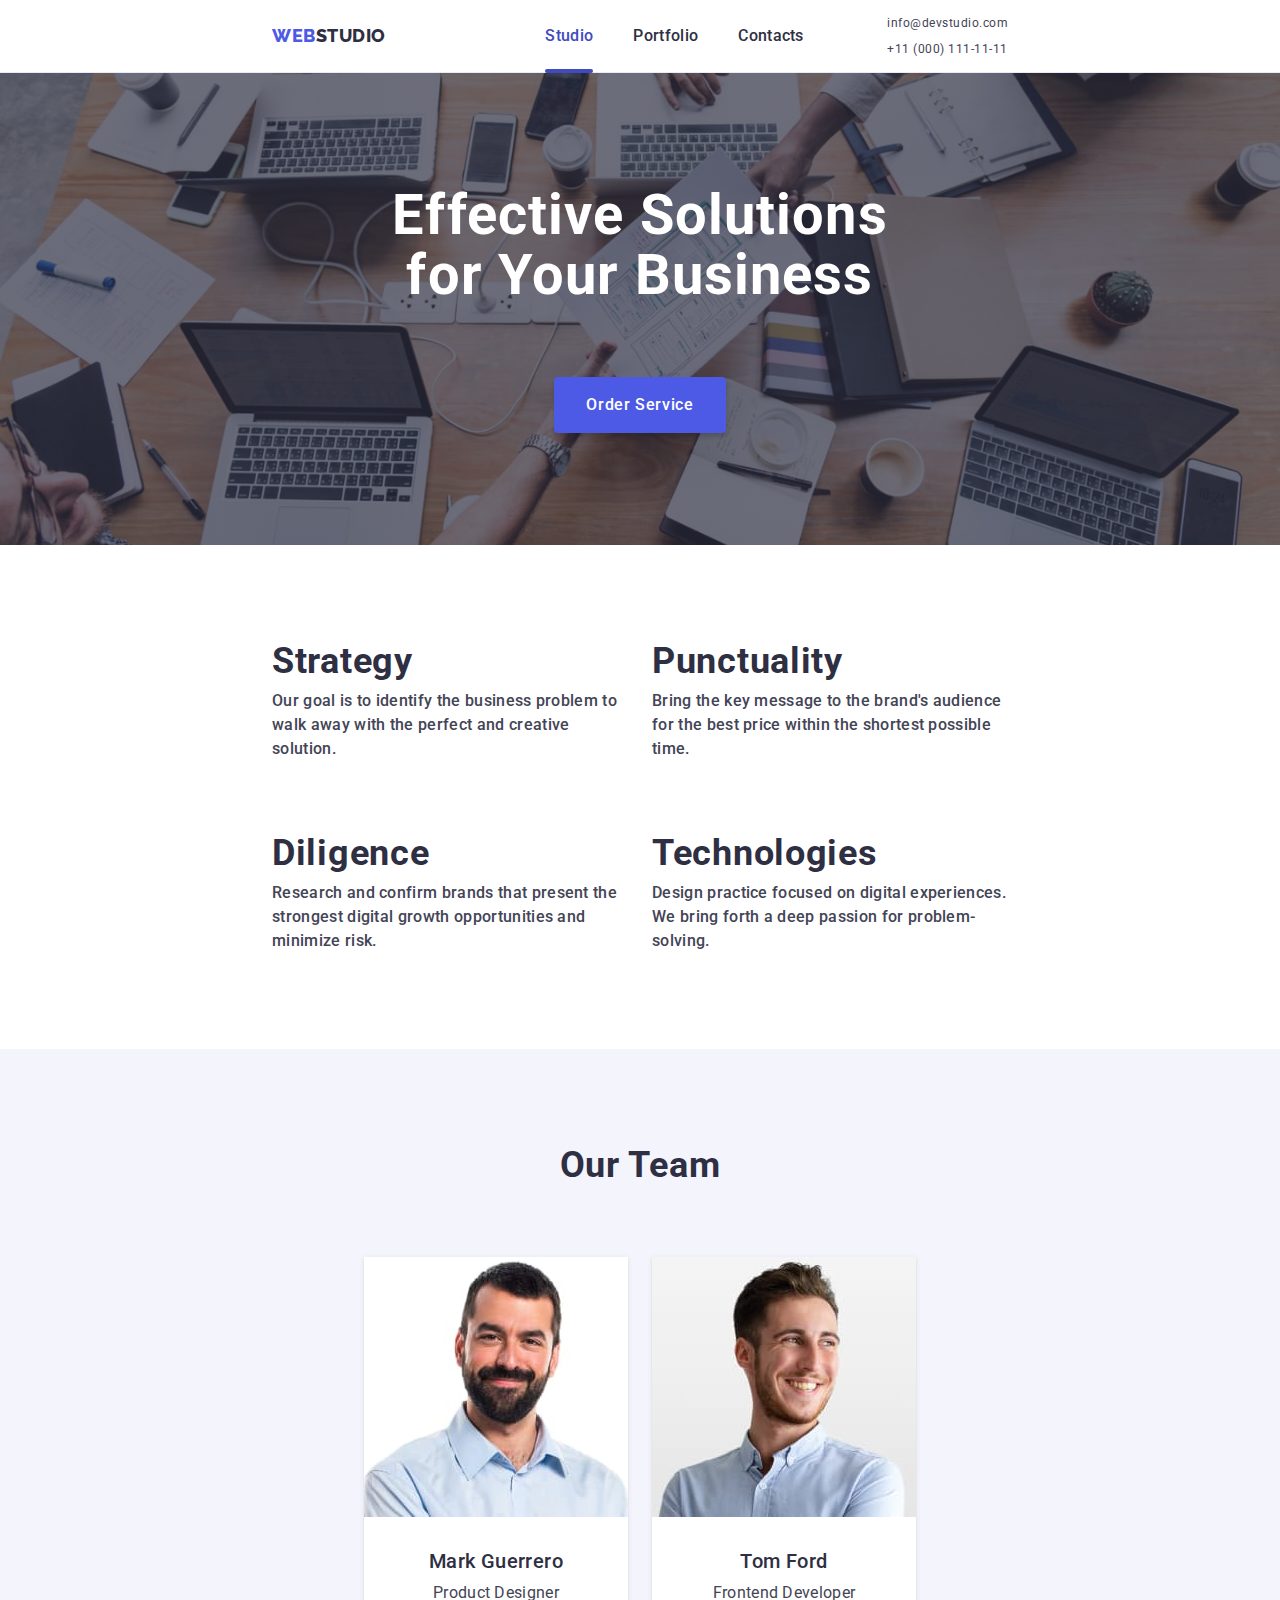
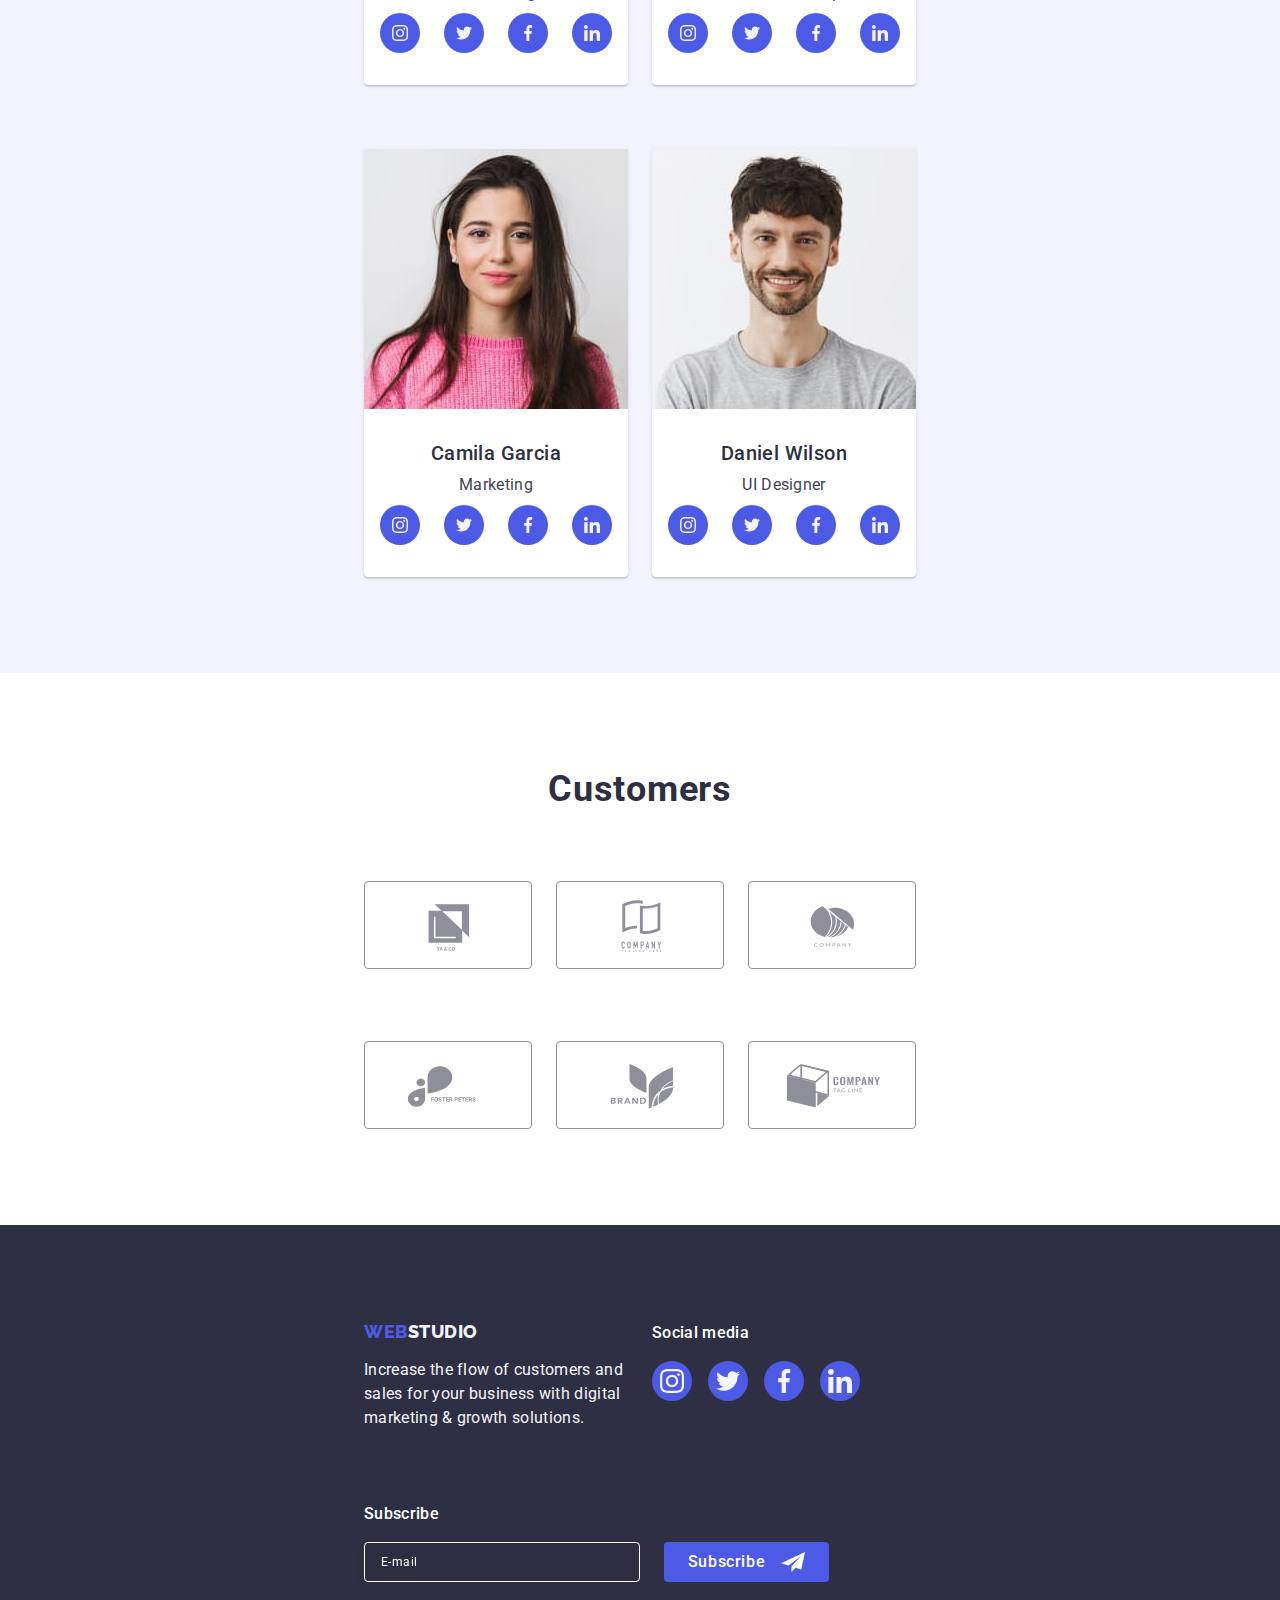
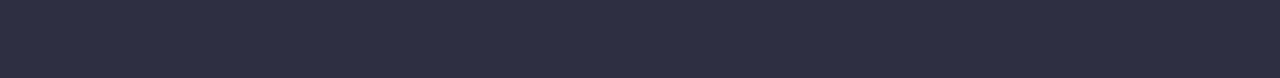
<file: index.html>
<!DOCTYPE html>
<html lang="en">
  <head>
    <meta charset="UTF-8" />
    <meta name="viewport" content="width=device-width, initial-scale=1.0" />
    <link rel="preconnect" href="https://fonts.googleapis.com" />
    <link rel="preconnect" href="https://fonts.gstatic.com" crossorigin />
    <link
      href="https://fonts.googleapis.com/css2?family=Raleway:wght@800&family=Roboto:wght@400;500;700;900&display=swap"
      rel="stylesheet"
    />
    <link rel="stylesheet" href="./css/modern-normalize.min.css" />

    <link rel="stylesheet" href="./css/reset.css" />
    <link rel="stylesheet" href="./css/vars.css" />

    <link rel="stylesheet" href="./css/modals.css" />
    
    <link rel="stylesheet" href="./css/mobile.css" />
    <link rel="stylesheet" href="./css/tablet.css" />
    <link rel="stylesheet" href="./css/desktop.css" />

    <title>WebStudio</title>
  </head>

  <body>
    <header class="header">
      <div class="container header-container">
        <a href="./index.html" class="logo link">
          Web<span class="logo-text">Studio</span>
        </a>

        <nav class="nav-container">
          <ul class="nav-list list">
            <li class="nav-item">
              <a href="./index.html" class="nav-item-active link"> Studio </a>
            </li>

            <li class="nav-item">
              <a href="./portfolio.html" class="link"> Portfolio </a>
            </li>

            <li class="nav-item">
              <a href="" class="link"> Contacts </a>
            </li>
          </ul>
        </nav>

        <address class="address-container">
          <ul class="address-list list">
            <li class="address-item">
              <a href="mailto:info@devstudio.com" class="address-item-link">
                info@devstudio.com
              </a>
            </li>

            <li class="address-item">
              <a href="tel:+110001111111" class="address-item-link">
                +11 (000) 111-11-11
              </a>
            </li>
          </ul>
        </address>

        <button
          type="button"
          class="menu-hamburger-button js-open-menu"
        >
          <svg width="32" height="22">
            <use href="./images/icons.svg#icon-menu-hamburger"></use>
          </svg>
        </button>
      </div>
    </header>

    <main>
      <!-- Hero section -->
      <section class="section-title">
        <div class="container">
          <h1 class="title">Effective Solutions for Your Business</h1>

          <button type="button" class="order-button" data-modal-open>
            Order Service
          </button>
        </div>
      </section>

      <section class="section-features">
        <div class="container">
          <h2 class="visually-hidden features-title title-section">Feature</h2>

          <ul class="features-list list">
            <li class="features-item feature">
              <div class="icon-wrapper">
                <svg class="feature-icon" width="64" height="64">
                  <use href="./images/icons.svg#icon-antenna"></use>
                </svg>
              </div>

              <h3 class="feature-title">Strategy</h3>
              <p class="feature-text">
                Our goal is to identify the business problem to walk away with
                the perfect and creative solution.
              </p>
            </li>
            <li class="features-item feature">
              <div class="icon-wrapper">
                <svg class="feature-icon" width="64" height="64">
                  <use href="./images/icons.svg#icon-clock"></use>
                </svg>
              </div>

              <h3 class="feature-title">Punctuality</h3>
              <p class="feature-text">
                Bring the key message to the brand's audience for the best price
                within the shortest possible time.
              </p>
            </li>
            <li class="features-item feature">
              <div class="icon-wrapper">
                <svg class="feature-icon" width="64" height="64">
                  <use href="./images/icons.svg#icon-diagram"></use>
                </svg>
              </div>

              <h3 class="feature-title">Diligence</h3>
              <p class="feature-text">
                Research and confirm brands that present the strongest digital
                growth opportunities and minimize risk.
              </p>
            </li>
            <li class="features-item feature">
              <div class="icon-wrapper">
                <svg class="feature-icon" width="64" height="64">
                  <use href="./images/icons.svg#icon-astronaut"></use>
                </svg>
              </div>

              <h3 class="feature-title">Technologies</h3>
              <p class="feature-text">
                Design practice focused on digital experiences. We bring forth a
                deep passion for problem-solving.
              </p>
            </li>
          </ul>
        </div>
      </section>

      <section class="section-services">
        <div class="container">
          <h2 class="services-title title-section">What are we doing</h2>

          <ul class="services-list list">
            <li class="services-img">
              <img
                class="image"
                src="./images/ourWorks/laptop.jpg"
                alt="Monitor with an account"
                width="360"
                height="300"
              />
            </li>
            <li class="services-img">
              <img
                class="image"
                src="./images/ourWorks/phone.jpg"
                alt="Mobile phone with multiple screens"
                width="360"
                height="300"
              />
            </li>
            <li class="services-img">
              <img
                class="image"
                src="./images/ourWorks/laptop-phone.jpg"
                alt="Mobile phone on the background of the laptop"
                width="360"
                height="300"
              />
            </li>
          </ul>
        </div>
      </section>

      <section class="section-team">
        <div class="container">
          <h2 class="team-title title-section">Our Team</h2>

          <ul class="team-list list">
            <li class="team-item member">
              <img
                class="image"
                src="./images/ourTeams/markguerrero.jpg"
                alt="Photo of a person"
                width="264"
                height="260"
              />
              <div class="member-info">
                <h3 class="member-name">Mark Guerrero</h3>
                <p class="member-position">Product Designer</p>

                <ul class="social-icons-list list">
                  <li class="social-icons-item">
                    <a
                      class="social-icon-link icon-wrapper icon-link link"
                      href="#"
                    >
                      <svg class="social-icon" width="16" height="16">
                        <use href="./images/icons.svg#icon-instagram"></use>
                      </svg>
                    </a>
                  </li>
                  <li class="social-icons-item">
                    <a
                      class="social-icon-link icon-wrapper icon-link link"
                      href="#"
                    >
                      <svg class="social-icon" width="16" height="16">
                        <use href="./images/icons.svg#icon-twitter"></use>
                      </svg>
                    </a>
                  </li>
                  <li class="social-icons-item">
                    <a
                      class="social-icon-link icon-wrapper icon-link link"
                      href="#"
                    >
                      <svg class="social-icon" width="16" height="16">
                        <use href="./images/icons.svg#icon-facebook"></use>
                      </svg>
                    </a>
                  </li>
                  <li class="social-icons-item">
                    <a
                      class="social-icon-link icon-wrapper icon-link link"
                      href="#"
                    >
                      <svg class="social-icon" width="16" height="16">
                        <use href="./images/icons.svg#icon-linkedin"></use>
                      </svg>
                    </a>
                  </li>
                </ul>
              </div>
            </li>

            <li class="team-item member">
              <img
                class="image"
                src="./images/ourTeams/tomford.jpg"
                alt="Photo of a person"
                width="264"
                height="260"
              />
              <div class="member-info">
                <h3 class="member-name">Tom Ford</h3>
                <p class="member-position">Frontend Developer</p>

                <ul class="social-icons-list list">
                  <li class="social-icons-item">
                    <a
                      class="social-icon-link icon-wrapper icon-link link"
                      href="#"
                    >
                      <svg class="social-icon" width="16" height="16">
                        <use href="./images/icons.svg#icon-instagram"></use>
                      </svg>
                    </a>
                  </li>
                  <li class="social-icons-item">
                    <a
                      class="social-icon-link icon-wrapper icon-link link"
                      href="#"
                    >
                      <svg class="social-icon" width="16" height="16">
                        <use href="./images/icons.svg#icon-twitter"></use>
                      </svg>
                    </a>
                  </li>
                  <li class="social-icons-item">
                    <a
                      class="social-icon-link icon-wrapper icon-link link"
                      href="#"
                    >
                      <svg class="social-icon" width="16" height="16">
                        <use href="./images/icons.svg#icon-facebook"></use>
                      </svg>
                    </a>
                  </li>
                  <li class="social-icons-item">
                    <a
                      class="social-icon-link icon-wrapper icon-link link"
                      href="#"
                    >
                      <svg class="social-icon" width="16" height="16">
                        <use href="./images/icons.svg#icon-linkedin"></use>
                      </svg>
                    </a>
                  </li>
                </ul>
              </div>
            </li>

            <li class="team-item member">
              <img
                class="image"
                src="./images/ourTeams/camilagarcia.jpg"
                alt="Photo of a person"
                width="264"
                height="260"
              />
              <div class="member-info">
                <h3 class="member-name">Camila Garcia</h3>
                <p class="member-position">Marketing</p>

                <ul class="social-icons-list list">
                  <li class="social-icons-item">
                    <a
                      class="social-icon-link icon-wrapper icon-link link"
                      href="#"
                    >
                      <svg class="social-icon" width="16" height="16">
                        <use href="./images/icons.svg#icon-instagram"></use>
                      </svg>
                    </a>
                  </li>
                  <li class="social-icons-item">
                    <a
                      class="social-icon-link icon-wrapper icon-link link"
                      href="#"
                    >
                      <svg class="social-icon" width="16" height="16">
                        <use href="./images/icons.svg#icon-twitter"></use>
                      </svg>
                    </a>
                  </li>
                  <li class="social-icons-item">
                    <a
                      class="social-icon-link icon-wrapper icon-link link"
                      href="#"
                    >
                      <svg class="social-icon" width="16" height="16">
                        <use href="./images/icons.svg#icon-facebook"></use>
                      </svg>
                    </a>
                  </li>
                  <li class="social-icons-item">
                    <a
                      class="social-icon-link icon-wrapper icon-link link"
                      href="#"
                    >
                      <svg class="social-icon" width="16" height="16">
                        <use href="./images/icons.svg#icon-linkedin"></use>
                      </svg>
                    </a>
                  </li>
                </ul>
              </div>
            </li>

            <li class="team-item member">
              <img
                class="image"
                src="./images/ourTeams/danielwilson.jpg"
                alt="Photo of a person"
                width="264"
                height="260"
              />
              <div class="member-info">
                <h3 class="member-name">Daniel Wilson</h3>
                <p class="member-position">UI Designer</p>

                <ul class="social-icons-list list">
                  <li class="social-icons-item">
                    <a
                      class="social-icon-link icon-wrapper icon-link link"
                      href="#"
                    >
                      <svg class="social-icon" width="16" height="16">
                        <use href="./images/icons.svg#icon-instagram"></use>
                      </svg>
                    </a>
                  </li>
                  <li class="social-icons-item">
                    <a
                      class="social-icon-link icon-wrapper icon-link link"
                      href="#"
                    >
                      <svg class="social-icon" width="16" height="16">
                        <use href="./images/icons.svg#icon-twitter"></use>
                      </svg>
                    </a>
                  </li>
                  <li class="social-icons-item">
                    <a
                      class="social-icon-link icon-wrapper icon-link link"
                      href="#"
                    >
                      <svg class="social-icon" width="16" height="16">
                        <use href="./images/icons.svg#icon-facebook"></use>
                      </svg>
                    </a>
                  </li>
                  <li class="social-icons-item">
                    <a
                      class="social-icon-link icon-wrapper icon-link link"
                      href="#"
                    >
                      <svg class="social-icon" width="16" height="16">
                        <use href="./images/icons.svg#icon-linkedin"></use>
                      </svg>
                    </a>
                  </li>
                </ul>
              </div>
            </li>
          </ul>
        </div>
      </section>

      <section class="section-customers">
        <div class="container">
          <h2 class="customers-title title-section">Customers</h2>

          <ul class="customers-icons-list list">
            <li class="customers-icons-item customer">
              <a class="customer-icon-link icon-wrapper" href="">
                <svg class="customer-icon" width="104" height="56">
                  <use href="./images/icons.svg#icon-client-1"></use>
                </svg>
              </a>
            </li>
            <li class="customers-icons-item customer">
              <a class="customer-icon-link icon-wrapper" href="">
                <svg class="customer-icon" width="104" height="56">
                  <use href="./images/icons.svg#icon-client-2"></use>
                </svg>
              </a>
            </li>
            <li class="customers-icons-item customer">
              <a class="customer-icon-link icon-wrapper" href="">
                <svg class="customer-icon" width="104" height="56">
                  <use href="./images/icons.svg#icon-client-3"></use>
                </svg>
              </a>
            </li>
            <li class="customers-icons-item customer">
              <a class="customer-icon-link icon-wrapper" href="">
                <svg class="customer-icon" width="104" height="56">
                  <use href="./images/icons.svg#icon-client-4"></use>
                </svg>
              </a>
            </li>
            <li class="customers-icons-item customer">
              <a class="customer-icon-link icon-wrapper" href="">
                <svg class="customer-icon" width="104" height="56">
                  <use href="./images/icons.svg#icon-client-5"></use>
                </svg>
              </a>
            </li>
            <li class="customers-icons-item customer">
              <a class="customer-icon-link icon-wrapper" href="">
                <svg class="customer-icon" width="104" height="56">
                  <use href="./images/icons.svg#icon-client-6"></use>
                </svg>
              </a>
            </li>
          </ul>
        </div>
      </section>
    </main>

    <footer class="footer">
      <div class="footer-wrapper container">
        <div class="footer-info">
          <a href="./index.html" class="logo link">
            Web<span class="logo-text">Studio</span>
          </a>

          <p class="footer-text">
            Increase the flow of customers and sales for your business with
            digital marketing & growth solutions.
          </p>
        </div>

        <div class="footer-social-links">
          <p class="footer-social-links-title">Social media</p>

          <ul class="footer-social-links-list list">
            <li class="footer-icons-item">
              <a href="" class="footer-icon-link icon-wrapper icon-link link">
                <svg class="social-icon" width="24" height="24">
                  <use href="./images/icons.svg#icon-instagram"></use>
                </svg>
              </a>
            </li>

            <li class="footer-icons-item">
              <a href="" class="footer-icon-link icon-wrapper icon-link link">
                <svg class="social-icon" width="24" height="24">
                  <use href="./images/icons.svg#icon-twitter"></use>
                </svg>
              </a>
            </li>

            <li class="footer-icons-item">
              <a href="" class="footer-icon-link icon-wrapper icon-link link">
                <svg class="social-icon" width="24" height="24">
                  <use href="./images/icons.svg#icon-facebook"></use>
                </svg>
              </a>
            </li>

            <li class="footer-icons-item">
              <a href="" class="footer-icon-link icon-wrapper icon-link link">
                <svg class="social-icon" width="24" height="24">
                  <use href="./images/icons.svg#icon-linkedin"></use>
                </svg>
              </a>
            </li>
          </ul>
        </div>

        <div class="footer-form">
          <p class="footer-form-title">Subscribe</p>

          <form class="footer-form-container">
            <label for="footer-form-email" class="footer-form-item footer-form-label">
              <input
                id="footer-form-email"
                type="email"
                name="email"
                placeholder="E-mail"
                class="footer-form-input"
                required
              />
            </label>

            <button type="submit" class="footer-form-item footer-form-btn">
              Subscribe
              <svg class="footer-form-icon" width="24" height="24">
                <use href="./images/icons.svg#icon-subscribe"></use>
              </svg>
            </button>
          </form>
        </div>
      </div>
    </footer>

    <!-- Mobile modal menu -->
    <div class="backdrop is-hidden js-menu-container">
      <div class="modal-menu js-menu-container">
        <button
          type="button"
          aria-label="Close modal window button"
          class="modal-btn js-close-menu"
        >
          <svg class="modal-icon" width="8" height="8">
            <use href="./images/icons.svg#icon-close"></use>
          </svg>
        </button>

        <div class="menu-wrapper">
          <nav class="nav-container">
            <ul class="nav-list list">
              <li class="nav-item">
                <a href="./index.html" class="nav-item-active link"> Studio </a>
              </li>
  
              <li class="nav-item">
                <a href="./portfolio.html" class="link"> Portfolio </a>
              </li>
  
              <li class="nav-item">
                <a href="" class="link"> Contacts </a>
              </li>
            </ul>
          </nav>
  
          <address class="address-container">
            <ul class="address-list list">
              <li class="address-item">
                <a href="tel:+110001111111" class="address-item-link tel">
                  +11 (000) 111-11-11
                </a>
              </li>
              
              <li class="address-item">
                <a href="mailto:info@devstudio.com" class="address-item-link email">
                  info@devstudio.com
                </a>
              </li>
            </ul>
          </address>
        </div>

        <ul class="social-icons-list list">
          <li class="social-icons-item">
            <a class="social-icon-link icon-wrapper icon-link link" href="#">
              <svg class="social-icon" width="16" height="16">
                <use href="./images/icons.svg#icon-instagram"></use>
              </svg>
            </a>
          </li>
          <li class="social-icons-item">
            <a class="social-icon-link icon-wrapper icon-link link" href="#">
              <svg class="social-icon" width="16" height="16">
                <use href="./images/icons.svg#icon-twitter"></use>
              </svg>
            </a>
          </li>
          <li class="social-icons-item">
            <a class="social-icon-link icon-wrapper icon-link link" href="#">
              <svg class="social-icon" width="16" height="16">
                <use href="./images/icons.svg#icon-facebook"></use>
              </svg>
            </a>
          </li>
          <li class="social-icons-item">
            <a class="social-icon-link icon-wrapper icon-link link" href="#">
              <svg class="social-icon" width="16" height="16">
                <use href="./images/icons.svg#icon-linkedin"></use>
              </svg>
            </a>
          </li>
        </ul>
      </div>
    </div>

    <!-- Modal window -->
    <div class="backdrop is-hidden" data-modal>
      <div class="modal">
        <button
          class="modal-btn"
          type="button"
          aria-label="Close modal window button"
          data-modal-close
        >
          <svg class="modal-icon" width="8" height="8">
            <use href="./images/icons.svg#icon-close"></use>
          </svg>
        </button>

        <p class="form-text">Leave your contacts and we will call you back</p>

        <form class="modal-form">
          <div class="modal-form-wrap">
            <label for="user-name" class="modal-form-label"> Name </label>
            <div class="modal-form-container">
              <input
                id="user-name"
                type="text"
                name="user-name"
                class="modal-form-input"
                required
              />
              <svg class="modal-form-icon" width="18" height="24">
                <use href="./images/icons.svg#icon-name"></use>
              </svg>
            </div>
          </div>

          <div class="modal-form-wrap">
            <label for="user-phone" class="modal-form-label"> Phone </label>
            <div class="modal-form-container">
              <input
                id="user-phone"
                type="tel"
                name="user-phone"
                class="modal-form-input"
                required
              />
              <svg class="modal-form-icon" width="18" height="24">
                <use href="./images/icons.svg#icon-phone"></use>
              </svg>
            </div>
          </div>

          <div class="modal-form-wrap">
            <label for="user-email" class="modal-form-label"> Email </label>
            <div class="modal-form-container">
              <input
                id="user-email"
                type="email"
                name="user-email"
                class="modal-form-input"
                required
              />
              <svg class="modal-form-icon" width="18" height="24">
                <use href="./images/icons.svg#icon-email"></use>
              </svg>
            </div>
          </div>

          <div class="modal-form-wrap form-field-comment">
            <label for="user-comment" class="modal-form-label"> Comment </label>
            <textarea
              id="user-comment"
              name="user-comment"
              placeholder="Text input"
              class="modal-form-textarea"
              required
            ></textarea>
          </div>

          <div class="modal-form-wrap form-field-checkbox">
            <input
              type="checkbox"
              id="user-privacy"
              name="user-privacy"
              value="true"
              class="modal-form-checkbox visually-hidden"
              required
            />
            <label for="user-privacy" class="modal-form-label">
              <span class="fake-icon-checkbox">
                <svg class="modal-icon-checkbox" width="10" height="8">
                  <use href="./images/icons.svg#icon-checkbox"></use>
                </svg>
              </span>

              I accept the terms and conditions of the
              <a href="" class="privacy-link"> Privacy Policy </a>
            </label>
          </div>

          <button type="submit" class="modal-send">Sent</button>
        </form>
      </div>
    </div>
    <script src="./js/menu.js"></script>
    <script src="./js/modal.js"></script>
  </body>
</html>
</file>
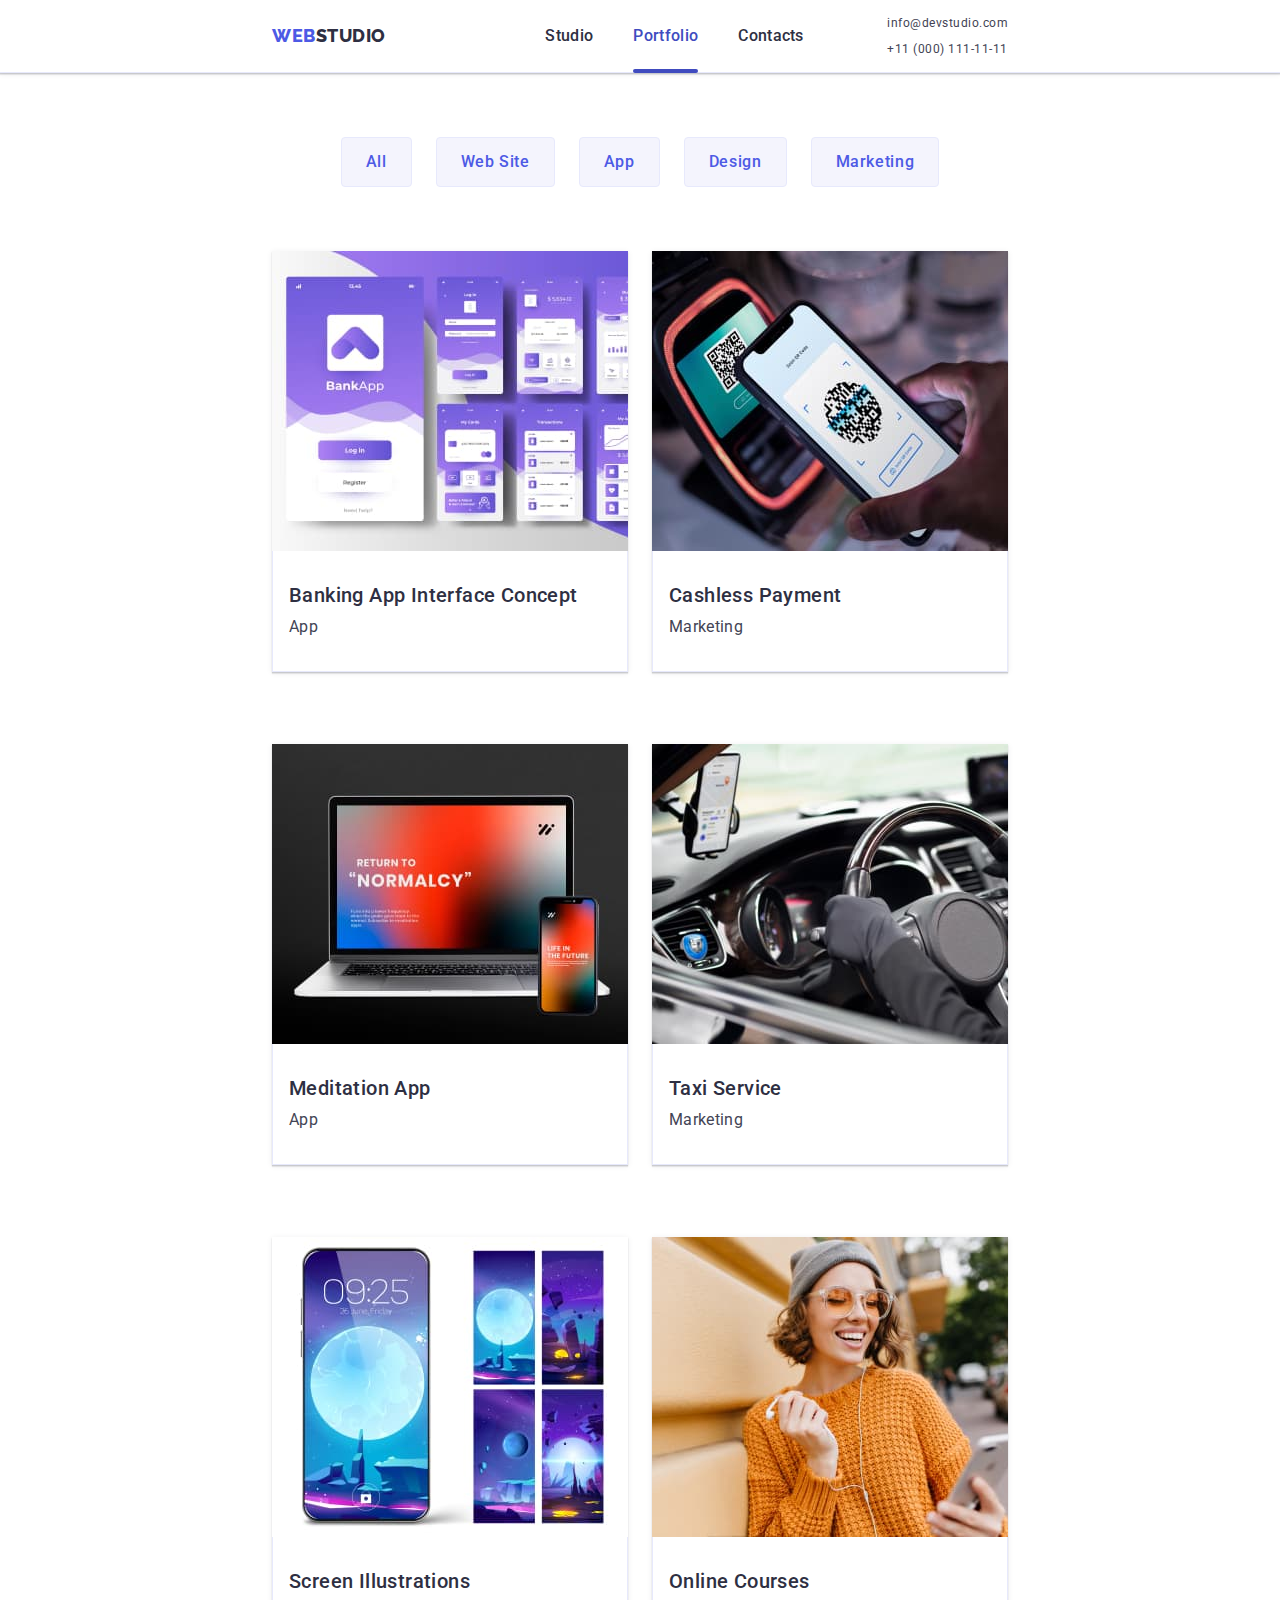
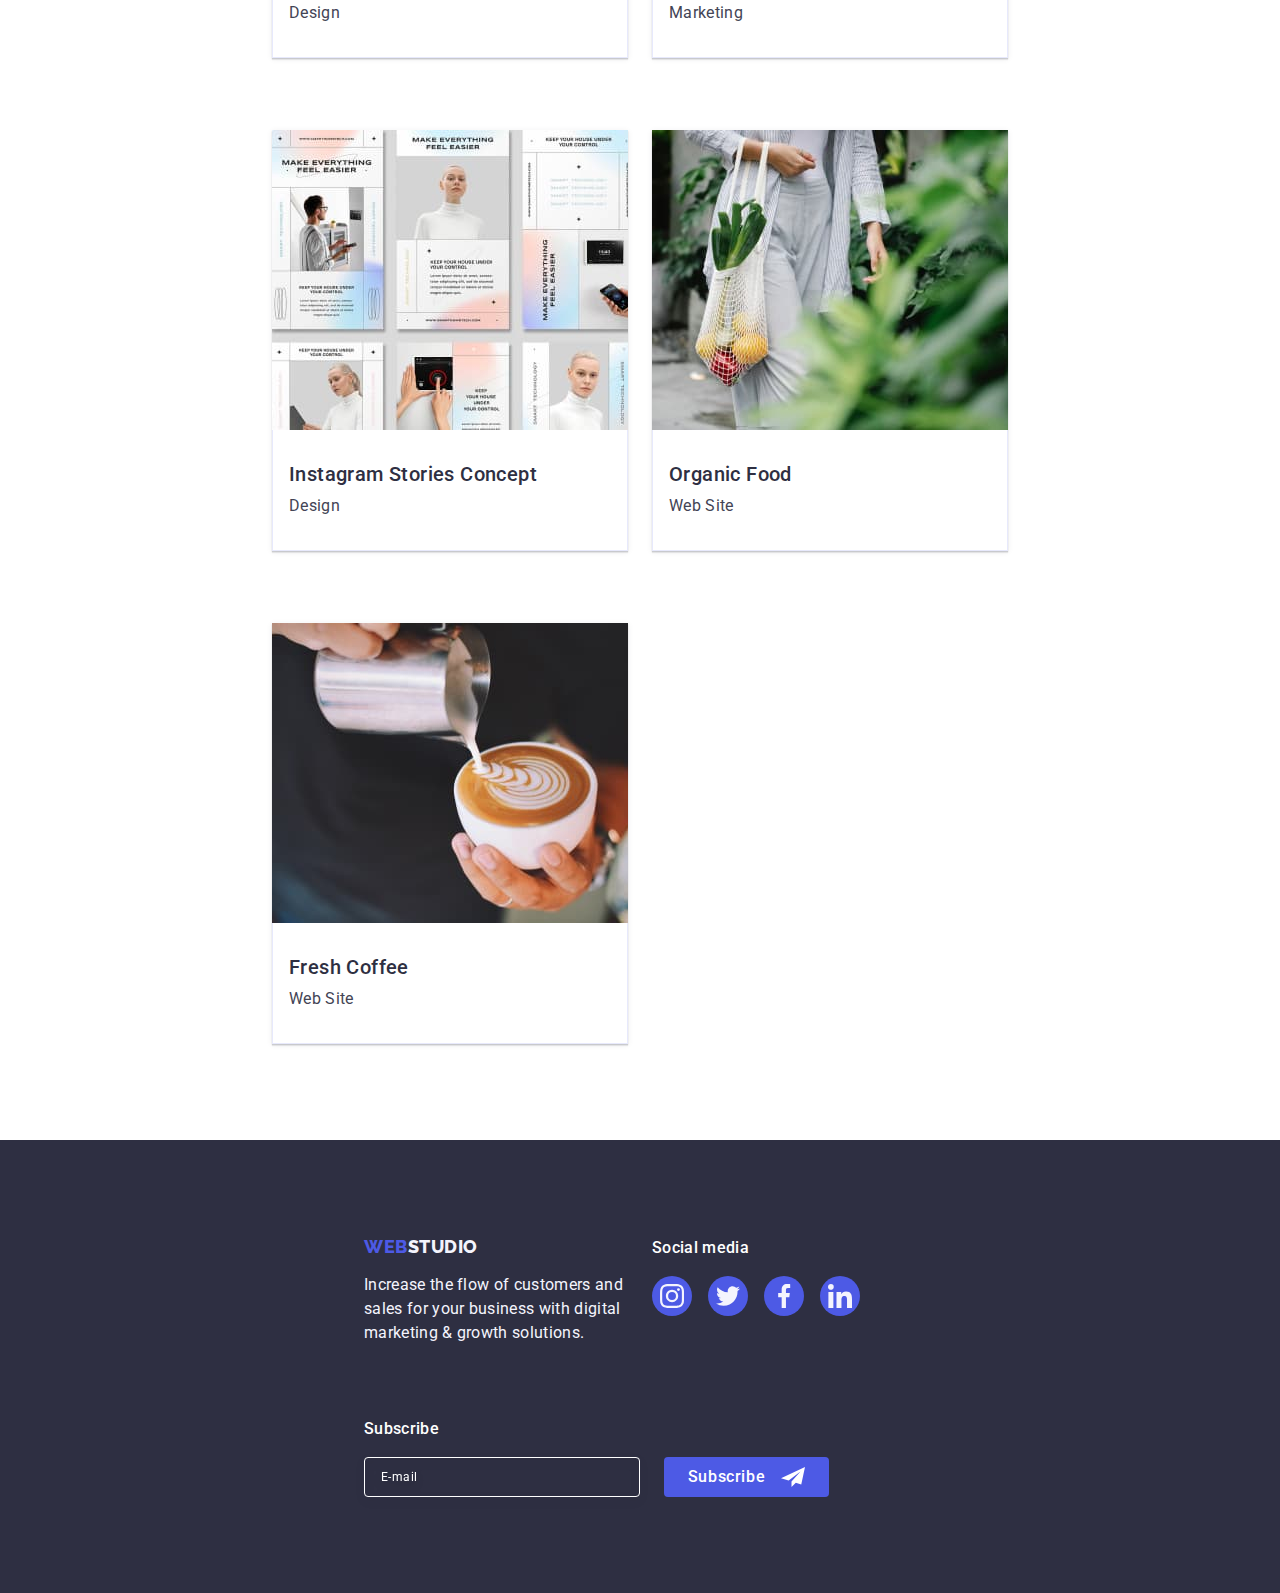
<file: portfolio.html>
<!DOCTYPE html>
<html lang="en">
  <head>
    <meta charset="UTF-8" />
    <meta name="viewport" content="width=device-width, initial-scale=1.0" />
    <link rel="preconnect" href="https://fonts.googleapis.com" />
    <link rel="preconnect" href="https://fonts.gstatic.com" crossorigin />
    <link
      href="https://fonts.googleapis.com/css2?family=Raleway:wght@800&family=Roboto:wght@400;500;700;900&display=swap"
      rel="stylesheet"
    />
    <link rel="stylesheet" href="./css/modern-normalize.min.css" />
    
    <link rel="stylesheet" href="./css/reset.css" />
    <link rel="stylesheet" href="./css/vars.css" />

    <link rel="stylesheet" href="./css/modals.css" />
    
    <link rel="stylesheet" href="./css/mobile.css" />
    <link rel="stylesheet" href="./css/tablet.css" />
    <link rel="stylesheet" href="./css/desktop.css" />

    <link rel="stylesheet" href="./css/portfolio.css" />
    <title>Portfolio</title>
  </head>
  <body>
    <header class="header">
      <div class="container header-container">
        <a href="./index.html" class="logo link">
          Web<span class="logo-text">Studio</span>
        </a>

        <nav class="nav-container">
          <ul class="nav-list list">
            <li class="nav-item">
              <a href="./index.html" class="link"> Studio </a>
            </li>

            <li class="nav-item">
              <a href="./portfolio.html" class="nav-item-active link"> Portfolio </a>
            </li>

            <li class="nav-item">
              <a href="" class="link"> Contacts </a>
            </li>
          </ul>
        </nav>

        <address class="address-container">
          <ul class="address-list list">
            <li class="address-item">
              <a href="mailto:info@devstudio.com" class="address-item-link">
                info@devstudio.com
              </a>
            </li>

            <li class="address-item">
              <a href="tel:+110001111111" class="address-item-link">
                +11 (000) 111-11-11
              </a>
            </li>
          </ul>
        </address>

        <button
          type="button"
          class="menu-hamburger-button js-open-menu"
        >
          <svg width="32" height="22">
            <use href="./images/icons.svg#icon-menu-hamburger"></use>
          </svg>
        </button>
      </div>
    </header>

    <main>
      <section class="section-projects">
        <div class="container">
          <h1 class="visually-hidden title-section">Projects</h1>

          <ul class="projects-filters list">
            <li class="filters-item">
              <button type="button" class="filter-button">All</button>
            </li>
            <li class="filters-item">
              <button type="button" class="filter-button">Web Site</button>
            </li>
            <li class="filters-item">
              <button type="button" class="filter-button">App</button>
            </li>
            <li class="filters-item">
              <button type="button" class="filter-button">Design</button>
            </li>
            <li class="filters-item">
              <button type="button" class="filter-button">Marketing</button>
            </li>
          </ul>

          <ul class="projects-list list">
            <li class="projects-item project">
              <a href="" class="project-link link">
                <div class="project-item-box">
                  <img
                    class="image"
                    src="./images/portfolio/banking.jpg"
                    alt="Banking App Interface Concept"
                    width="360"
                    height="300"
                  />

                  <p class="overlay overlay-text">
                    14 Stylish and User-Friendly App Design Concepts · Task
                    Manager App · Calorie Tracker App · Exotic Fruit Ecommerce
                    App · Cloud Storage App
                  </p>
                </div>

                <div class="project-info">
                  <h2 class="project-title">Banking App Interface Concept</h2>
                  <p class="project-type">App</p>
                </div>
              </a>
            </li>
            <li class="projects-item project">
              <a href="" class="project-link link">
                <div class="project-item-box">
                  <img
                    class="image"
                    src="./images/portfolio/payment.jpg"
                    alt="Cashless Payment"
                    width="360"
                    height="300"
                  />

                  <p class="overlay overlay-text">
                    14 Stylish and User-Friendly App Design Concepts · Task
                    Manager App · Calorie Tracker App · Exotic Fruit Ecommerce
                    App · Cloud Storage App
                  </p>
                </div>

                <div class="project-info">
                  <h2 class="project-title">Cashless Payment</h2>
                  <p class="project-type">Marketing</p>
                </div>
              </a>
            </li>
            <li class="projects-item project">
              <a href="" class="project-link link">
                <div class="project-item-box">
                  <img
                    class="image"
                    src="./images/portfolio/meditation.jpg"
                    alt="Meditation App"
                    width="360"
                    height="300"
                  />

                  <p class="overlay overlay-text">
                    14 Stylish and User-Friendly App Design Concepts · Task
                    Manager App · Calorie Tracker App · Exotic Fruit Ecommerce
                    App · Cloud Storage App
                  </p>
                </div>

                <div class="project-info">
                  <h2 class="project-title">Meditation App</h2>
                  <p class="project-type">App</p>
                </div>
              </a>
            </li>
            <li class="projects-item project">
              <a href="" class="project-link link">
                <div class="project-item-box">
                  <img
                    class="image"
                    src="./images/portfolio/taxi.jpg"
                    alt="Taxi Service"
                    width="360"
                    height="300"
                  />

                  <p class="overlay overlay-text">
                    14 Stylish and User-Friendly App Design Concepts · Task
                    Manager App · Calorie Tracker App · Exotic Fruit Ecommerce
                    App · Cloud Storage App
                  </p>
                </div>

                <div class="project-info">
                  <h2 class="project-title">Taxi Service</h2>
                  <p class="project-type">Marketing</p>
                </div>
              </a>
            </li>
            <li class="projects-item project">
              <a href="" class="project-link link">
                <div class="project-item-box">
                  <img
                    class="image"
                    src="./images/portfolio/screen.jpg"
                    alt="Screen Illustrations"
                    width="360"
                    height="300"
                  />

                  <p class="overlay overlay-text">
                    14 Stylish and User-Friendly App Design Concepts · Task
                    Manager App · Calorie Tracker App · Exotic Fruit Ecommerce
                    App · Cloud Storage App
                  </p>
                </div>

                <div class="project-info">
                  <h2 class="project-title">Screen Illustrations</h2>
                  <p class="project-type">Design</p>
                </div>
              </a>
            </li>
            <li class="projects-item project">
              <a href="" class="project-link link">
                <div class="project-item-box">
                  <img
                    class="image"
                    src="./images/portfolio/online-courses.jpg"
                    alt="Online Courses"
                    width="360"
                    height="300"
                  />

                  <p class="overlay overlay-text">
                    14 Stylish and User-Friendly App Design Concepts · Task
                    Manager App · Calorie Tracker App · Exotic Fruit Ecommerce
                    App · Cloud Storage App
                  </p>
                </div>

                <div class="project-info">
                  <h2 class="project-title">Online Courses</h2>
                  <p class="project-type">Marketing</p>
                </div>
              </a>
            </li>
            <li class="projects-item project">
              <a href="" class="project-link link">
                <div class="project-item-box">
                  <img
                    class="image"
                    src="./images/portfolio/insta-stori.jpg"
                    alt="Instagram Stories Concept"
                    width="360"
                    height="300"
                  />

                  <p class="overlay overlay-text">
                    14 Stylish and User-Friendly App Design Concepts · Task
                    Manager App · Calorie Tracker App · Exotic Fruit Ecommerce
                    App · Cloud Storage App
                  </p>
                </div>

                <div class="project-info">
                  <h2 class="project-title">Instagram Stories Concept</h2>
                  <p class="project-type">Design</p>
                </div>
              </a>
            </li>
            <li class="projects-item project">
              <a href="" class="project-link link">
                <div class="project-item-box">
                  <img
                    class="image"
                    src="./images/portfolio/food.jpg"
                    alt="Organic Food"
                    width="360"
                    height="300"
                  />

                  <p class="overlay overlay-text">
                    14 Stylish and User-Friendly App Design Concepts · Task
                    Manager App · Calorie Tracker App · Exotic Fruit Ecommerce
                    App · Cloud Storage App
                  </p>
                </div>

                <div class="project-info">
                  <h2 class="project-title">Organic Food</h2>
                  <p class="project-type">Web Site</p>
                </div>
              </a>
            </li>
            <li class="projects-item project">
              <a href="" class="project-link link">
                <div class="project-item-box">
                  <img
                    class="image"
                    src="./images/portfolio/coffee.jpg"
                    alt="Fresh Coffee"
                    width="360"
                    height="300"
                  />

                  <p class="overlay overlay-text">
                    14 Stylish and User-Friendly App Design Concepts · Task
                    Manager App · Calorie Tracker App · Exotic Fruit Ecommerce
                    App · Cloud Storage App
                  </p>
                </div>

                <div class="project-info">
                  <h2 class="project-title">Fresh Coffee</h2>
                  <p class="project-type">Web Site</p>
                </div>
              </a>
            </li>
          </ul>
        </div>
      </section>
    </main>

    <footer class="footer">
      <div class="footer-wrapper container">
        <div class="footer-info">
          <a href="./index.html" class="logo link">
            Web<span class="logo-text">Studio</span>
          </a>

          <p class="footer-text">
            Increase the flow of customers and sales for your business with
            digital marketing & growth solutions.
          </p>
        </div>

        <div class="footer-social-links">
          <p class="footer-social-links-title">Social media</p>

          <ul class="footer-social-links-list list">
            <li class="footer-icons-item">
              <a href="" class="footer-icon-link icon-wrapper icon-link link">
                <svg class="social-icon" width="24" height="24">
                  <use href="./images/icons.svg#icon-instagram"></use>
                </svg>
              </a>
            </li>

            <li class="footer-icons-item">
              <a href="" class="footer-icon-link icon-wrapper icon-link link">
                <svg class="social-icon" width="24" height="24">
                  <use href="./images/icons.svg#icon-twitter"></use>
                </svg>
              </a>
            </li>

            <li class="footer-icons-item">
              <a href="" class="footer-icon-link icon-wrapper icon-link link">
                <svg class="social-icon" width="24" height="24">
                  <use href="./images/icons.svg#icon-facebook"></use>
                </svg>
              </a>
            </li>

            <li class="footer-icons-item">
              <a href="" class="footer-icon-link icon-wrapper icon-link link">
                <svg class="social-icon" width="24" height="24">
                  <use href="./images/icons.svg#icon-linkedin"></use>
                </svg>
              </a>
            </li>
          </ul>
        </div>

        <div class="footer-form">
          <p class="footer-form-title">Subscribe</p>

          <form class="footer-form-container">
            <label for="footer-form-email" class="footer-form-item footer-form-label">
              <input
                id="footer-form-email"
                type="email"
                name="email"
                placeholder="E-mail"
                class="footer-form-input"
                required
              />
            </label>

            <button type="submit" class="footer-form-item footer-form-btn">
              Subscribe
              <svg class="footer-form-icon" width="24" height="24">
                <use href="./images/icons.svg#icon-subscribe"></use>
              </svg>
            </button>
          </form>
        </div>
      </div>
    </footer>

    <!-- Mobile modal menu -->
    <div class="backdrop is-hidden js-menu-container">
      <div class="modal-menu js-menu-container">
        <button
          type="button"
          aria-label="Close modal window button"
          class="modal-btn js-close-menu"
        >
          <svg class="modal-icon" width="8" height="8">
            <use href="./images/icons.svg#icon-close"></use>
          </svg>
        </button>

        <div class="menu-wrapper">
          <nav class="nav-container">
            <ul class="nav-list list">
              <li class="nav-item">
                <a href="./index.html" class="link"> Studio </a>
              </li>
  
              <li class="nav-item">
                <a href="./portfolio.html" class="nav-item-active link"> Portfolio </a>
              </li>
  
              <li class="nav-item">
                <a href="" class="link"> Contacts </a>
              </li>
            </ul>
          </nav>
  
          <address class="address-container">
            <ul class="address-list list">
              <li class="address-item">
                <a href="tel:+110001111111" class="address-item-link tel">
                  +11 (000) 111-11-11
                </a>
              </li>
              
              <li class="address-item">
                <a href="mailto:info@devstudio.com" class="address-item-link email">
                  info@devstudio.com
                </a>
              </li>
            </ul>
          </address>
        </div>

        <ul class="social-icons-list list">
          <li class="social-icons-item">
            <a class="social-icon-link icon-wrapper icon-link link" href="#">
              <svg class="social-icon" width="16" height="16">
                <use href="./images/icons.svg#icon-instagram"></use>
              </svg>
            </a>
          </li>
          <li class="social-icons-item">
            <a class="social-icon-link icon-wrapper icon-link link" href="#">
              <svg class="social-icon" width="16" height="16">
                <use href="./images/icons.svg#icon-twitter"></use>
              </svg>
            </a>
          </li>
          <li class="social-icons-item">
            <a class="social-icon-link icon-wrapper icon-link link" href="#">
              <svg class="social-icon" width="16" height="16">
                <use href="./images/icons.svg#icon-facebook"></use>
              </svg>
            </a>
          </li>
          <li class="social-icons-item">
            <a class="social-icon-link icon-wrapper icon-link link" href="#">
              <svg class="social-icon" width="16" height="16">
                <use href="./images/icons.svg#icon-linkedin"></use>
              </svg>
            </a>
          </li>
        </ul>
      </div>
    </div>

    <script src="./js/menu.js"></script>
  </body>
</html>
</file>
<file: css/vars.css>
:root {
    --iris: #4D5AE5;
    --ocean: #404BBF;
    --navyblue: #2E2F42;
    --green: #31D0AA;
    --slate: #434455;
    --light-slate: #8E8F99;
    --cornflower: #E7E9FC;
    --cloud: #F4F4FD;
    --navyblue-modal: #2E2F4266;
    --grey: #2E2F42;
    --white: #FFFFFF;
    --dairy: #FCFCFC;
}
</file>
<file: css/modals.css>
/* Modal window */
.backdrop {
    position: fixed;
    top: 0;
    left: 0;

    width: 100%;
    height: 100%;

    background-color: var(--navyblue-modal);
    transition: opacity 250ms cubic-bezier(0.4, 0, 0.2, 1), visibility 250ms cubic-bezier(0.4, 0, 0.2, 1);
}

.backdrop.is-hidden {
    opacity: 0;
    pointer-events: none;
    visibility: hidden;
}

.modal {
    position: absolute;
    top: 50%;
    left: 50%;
    transform: translate(-50%, -50%);
    width: 100%;
    min-height: 584px;
    transition: transform 250ms cubic-bezier(0.4, 0, 0.2, 1);

    border-radius: 4px;
    box-shadow: 0px 2px 1px 0px rgba(0, 0, 0, 0.20),
        0px 1px 3px 0px rgba(0, 0, 0, 0.12),
        0px 1px 1px 0px rgba(0, 0, 0, 0.14);

    background-color: var(--dairy);
    padding: 72px 24px 24px 24px;
}

.modal-btn {
    display: flex;
    justify-content: center;
    align-items: center;

    position: absolute;
    top: 24px;
    right: 24px;

    width: 24px;
    height: 24px;
    padding: 0;

    border-radius: 50%;
    cursor: pointer;

    border: 1px solid rgba(0, 0, 0, 0.10);
    background-color: var(--cornflower);

    transition: background-color 250ms cubic-bezier(0.4, 0, 0.2, 1),
        border 250ms cubic-bezier(0.4, 0, 0.2, 1);
}

.modal-btn:hover,
.modal-btn:focus {
    background-color: var(--ocean);
    border: none;
}

.modal-btn:hover .modal-icon,
.modal-btn:focus .modal-icon {
    fill: var(--white);
}

.modal-icon {
    position: absolute;
    top: 50%;
    left: 50%;
    transform: translate(-50%, -50%);
    transition: fill 250ms cubic-bezier(0.4, 0, 0.2, 1);

    fill: var(--navyblue);
}


/* Modal form */
.form-text {
    font-weight: 500;
    line-height: 1.5;
    text-align: center;
    letter-spacing: 0.02em;
    color: var(--navyblue);
    margin-bottom: 16px;
}

.modal-form-wrap {
    margin-bottom: 8px;
}

.modal-form-label {
    display: block;
    font-size: 12px;
    line-height: 1.17;
    letter-spacing: 0.04em;
    color: var(--light-slate);
    margin-bottom: 4px;
}

.modal-form-container {
    position: relative;
}

.modal-form-input {
    width: 100%;
    height: 40px;
    border: 1px solid rgba(46, 47, 66, 0.4);
    border-radius: 4px;
    background-color: transparent;
    padding-left: 38px;
    outline: transparent;
    transition: border-color 250ms cubic-bezier(0.4, 0, 0.2, 1);
}


.modal-form-input:focus {
    border-color: var(--iris);
}

.modal-form-input:focus+.modal-form-icon {
    fill: var(--iris);
}

.modal-form-icon {
    position: absolute;
    left: 16px;
    top: 50%;
    transform: translateY(-50%);
    transition: fill 250ms cubic-bezier(0.4, 0, 0.2, 1);
}

.form-field-comment {
    margin-bottom: 16px;
}

.modal-form-textarea {
    width: 100%;
    height: 120px;
    font-size: 12px;
    line-height: 1.17;
    letter-spacing: 0.04em;
    color: rgba(46, 47, 66, 0.4);
    border: 1px solid rgba(46, 47, 66, 0.4);
    border-radius: 4px;
    background-color: transparent;
    padding: 8px 16px;
    outline: transparent;
    resize: none;
    transition: border-color 250ms cubic-bezier(0.4, 0, 0.2, 1);
}

.modal-form-textarea::placeholder {
    color: inherit;
}

.modal-form-textarea:focus {
    border-color: var(--iris);
}

.form-field-checkbox {
    margin-bottom: 24px;
    user-select: none;
}

.fake-icon-checkbox {
    width: 16px;
    height: 16px;
    border: 1px solid var(--navyblue-modal);
    border-radius: 2px;
    transition: background-color 250ms cubic-bezier(0.4, 0, 0.2, 1), border 250ms cubic-bezier(0.4, 0, 0.2, 1), fill 250ms cubic-bezier(0.4, 0, 0.2, 1);
    display: inline-flex;
    align-items: center;
    justify-content: center;
    fill: transparent;
    margin-right: 8px;
}

.modal-form-checkbox:checked + label .fake-icon-checkbox  {
    background-color: var(--ocean);
    border: none;
    fill: var(--cloud);
}

.privacy-link {
    color: var(--iris);
}

.modal-send {
    display: block;
    min-width: 169px;
    height: 56px;
    font-weight: 500;
    line-height: 1.5;
    letter-spacing: 0.04em;
    color: var(--white);
    cursor: pointer;
    background-color: var(--iris);
    border: none;
    border-radius: 4px;
    font-weight: 500;
    line-height: 1.5;
    letter-spacing: 0.04em;
    transition: background-color 250ms cubic-bezier(0.4, 0, 0.2, 1);
    margin: 0 auto;
}


/* Modal Mobile Menu */
.modal-menu {
    position: absolute;
    top: 0;
    left: 0;
    width: 100%;
    height: 100%;
    min-height: 100%;
    transition: transform 250ms cubic-bezier(0.4, 0, 0.2, 1);

    border-radius: 4px;
    box-shadow: 0px 2px 1px 0px rgba(0, 0, 0, 0.20),
        0px 1px 3px 0px rgba(0, 0, 0, 0.12),
        0px 1px 1px 0px rgba(0, 0, 0, 0.14);

    background-color: var(--dairy);
    padding: 80px 35px 80px 40px;
}

.menu-wrapper {
    display: flex;
    flex-direction: column;
    justify-content: space-between;

    height: calc(100% - 48px);
}

.modal-menu .nav-list {
    flex-direction: column;
}

.modal-menu .nav-item a,
.modal-menu .address-item a {
    display: block;
}

.modal-menu .nav-item a {
    font-size: 36px;
    font-style: normal;
    font-weight: 700;
    line-height: 2.5rem;
    letter-spacing: 0.045rem;
    color: var(--navyblue);
    text-transform: capitalize;
    padding: 0;
}

.modal-menu .nav-item .nav-item-active {
    color: var(--ocean);
}

.modal-menu .nav-item .nav-item-active::after {
    display: none;
}

.modal-menu .address-list {
    flex-direction: column-reverse;
}

.modal-menu .address-item {
    padding: 0;
}

.modal-menu .address-item .tel {
    font-size: 36px;
    font-style: normal;
    font-weight: 700;
    line-height: 40px;
    letter-spacing: 0.72px;
    color: var(--iris, #4D5AE5);
}

.modal-menu .address-item .email {
    font-size: 20px;
    font-style: normal;
    font-weight: 500;
    line-height: 24px;
    letter-spacing: 0.4px;
    color: var(--slate, #434455);
}

.modal-menu .social-icons-list {
    position: absolute;
    bottom: 40px;
    left: 50%;
    transform: translate(-50%, 0%);
}
</file>
<file: css/mobile.css>
.container {
    width: 100%;
    padding: 0 15px;
    margin: 0 auto;
}

header,
.section-features,
.section-services,
.section-team .team-item {
    background: var(--white, #FFF);
}

.header {
    border-bottom: 1px solid var(--cornflower, #E7E9FC);
    box-shadow: 0px 1px 6px 0px rgba(46, 47, 66, 0.08), 0px 1px 1px 0px rgba(46, 47, 66, 0.16), 0px 2px 1px 0px rgba(46, 47, 66, 0.08);
}

.header-container {
    display: flex;
    align-items: center;
    justify-content: space-between;
}

.nav-container {
    display: flex;
    align-items: center;
}

.address-container {
    font-style: normal;
}

.nav-item .nav-item-active::after,
.nav-item .nav-item-active::after {
    content: '';
    width: 100%;
    height: 4px;

    position: absolute;
    left: 0;
    bottom: -1px;

    background: var(--ocean);
    border-radius: 2px;
}

.section-title,
footer {
    background-color: var(--navyblue, #2E2F42);
}

.logo {
    font-family: Raleway, sans-serif;
    font-size: 1.125rem;
    font-weight: 800;
    line-height: 1.17;
    letter-spacing: 0.03375rem;
    text-transform: uppercase;
    color: var(--iris, #4D5AE5);
    margin-right: 76px;
}

header .logo-text {
    color: var(--navyblue, #2E2F42);
}

footer .logo-text {
    color: var(--cloud, #F4F4FD);
}

.address-item-link {
    transition: color 250ms cubic-bezier(0.4, 0, 0.2, 1);
}

.address-item a {
    font-weight: 400;
    color: var(--slate);
    text-decoration: none;
}

.nav-item a,
.address-item a {
    margin-bottom: 40px;
}

.nav-item a:hover,
.nav-item a:focus,
.address-item a:hover,
.address-item a:focus {
    color: var(--ocean, #404BBF);
}

.nav-item .nav-item-active {
    position: relative;
    color: var(--ocean, #404BBF);
    transition: color 250ms cubic-bezier(0.4, 0, 0.2, 1);
}

.menu-hamburger-button {
    stroke: var(--navyblue);
    border: none;
    background-color: transparent;
}

/* Hero section */

.section-title {
    max-width: 100%;
    margin: 0 auto;

    background-image: linear-gradient(rgba(46, 47, 66, 0.70), rgba(46, 47, 66, 0.70)), url(../images/title/bg-img.jpg);
    background-position: center;
    background-repeat: no-repeat;
    background-size: cover;
}

.section-title .title {
    font-style: normal;
    font-weight: 700;
    text-transform: capitalize;
    text-align: center;
    color: var(--white, #FFF);
}

.section-title .order-button {
    display: block;
    min-width: 169px;

    border-radius: 4px;
    border: none;

    padding: 16px 32px;
    margin: 0 auto;

    font-family: inherit;
    font-size: 16px;
    font-weight: 500;
    line-height: 1.5rem;
    letter-spacing: 0.04rem;
    color: var(--white, #FFF);
    cursor: pointer;

    background-color: var(--iris, #4D5AE5);
    box-shadow: 0px 4px 4px 0px rgba(0, 0, 0, 0.15);
    transition: background-color 250ms cubic-bezier(0.4, 0, 0.2, 1);
}

.section-title .order-button:hover,
.section-title .order-button:focus {
    background: var(--ocean, #404BBF);
}

.title-section {
    font-size: 36px;
    font-style: normal;
    font-weight: 700;
    line-height: 2.5rem;
    letter-spacing: 0.045rem;
    text-align: center;
    text-transform: capitalize;
    color: var(--navyblue, #2E2F42);
}

/* Features */
.icon-wrapper {
    display: flex;
    align-items: center;
    justify-content: center;
    border-radius: 4px;
}

.feature .icon-wrapper {
    padding: 24px;
    margin-bottom: 8px;
    background-color: var(--cloud);
}

.feature-icon {
    fill: var(--navyblue);
}

.feature-title,
.member-name {
    font-weight: 500;
    line-height: 1.5rem;
    letter-spacing: 0.025rem;
    color: var(--navyblue, #2E2F42);
}

.feature-text,
.member-position {
    font-size: 16px;
    font-weight: 500;
    line-height: 1.5rem;
    letter-spacing: 0.02rem;
    color: var(--slate, #434455);
}

/* Services */
.section-services {
    padding-bottom: 120px;
}

.services-title {
    margin-bottom: 72px;
}

.services-list {
    display: flex;
    gap: 24px;
}

/* Team */
.section-team {
    background: var(--cloud, #F4F4FD);
}

.team-title {
    margin-bottom: 72px;
}

.team-item {
    border-radius: 0px 0px 4px 4px;
    box-shadow: 0px 2px 1px 0px rgba(46, 47, 66, 0.08),
        0px 1px 1px 0px rgba(46, 47, 66, 0.16),
        0px 1px 6px 0px rgba(46, 47, 66, 0.08);
}

.member-info {
    padding: 32px 16px;
}

.member-name {
    text-align: center;
    margin-bottom: 8px;
}

.member-position {
    text-align: center;
    margin-bottom: 8px;
}

.social-icons-list {
    display: flex;
    gap: 24px;
    justify-content: center;
}

.social-icon-link {
    display: flex;
    align-items: center;
    justify-content: center;
    width: 100%;
    height: 100%;
    border-radius: 50%;
    padding: 12px;
    fill: var(--cloud);
    background-color: var(--iris);

    transition: background-color 250ms cubic-bezier(0.4, 0, 0.2, 1);
}

.social-icon {
    fill: var(--cloud);
}


/* Customers */
.customers-title {
    margin-bottom: 72px;
}

.customers-icons-item {
    height: 88px;
    transition: border-color 250ms cubic-bezier(0.4, 0, 0.2, 1),
        color 250ms cubic-bezier(0.4, 0, 0.2, 1);
}

.customer-icon-link {
    width: 100%;
    height: 100%;

    border: 1px solid var(--light-slate);
    border-radius: 4px;

    padding: 16px 32px;

    fill: var(--light-slate);
    color: var(--light-slate);

    transition: border-color 250ms cubic-bezier(0.4, 0, 0.2, 1), color 250ms cubic-bezier(0.4, 0, 0.2, 1);
}

.customer-icon-link:hover,
.customer-icon-link:focus {
    border-color: var(--ocean);
    color: var(--ocean);
}

.customer-icon {
    fill: currentColor;
}


/* Footer */
.footer .logo {
    display: inline-block;
    margin-bottom: 16px;
}

.footer-text {
    font-size: 16px;
    line-height: 1.5rem;
    letter-spacing: 0.02rem;
    color: var(--cloud, #F4F4FD);
}

.footer-social-links-title {
    font-weight: 500;
    line-height: 1.5rem;
    letter-spacing: 0.02rem;

    margin-bottom: 16px;
    color: var(--white);
}

.footer-social-links-list {
    display: flex;
    gap: 16px;
}

.footer-icon-link {
    width: 100%;
    height: 100%;
    border-radius: 50%;
    padding: 8px;
    transition: background-color 250ms cubic-bezier(0.4, 0, 0.2, 1);
}

.icon-link {
    fill: var(--cloud);
    background-color: var(--iris);
}

.social-icons-item .icon-link:hover,
.social-icons-item .icon-link:focus {
    background-color: var(--ocean);
}

.icon-link:hover,
.icon-link:focus {
    background-color: var(--green);
}


/* Footer form */
.footer-form-title {
    font-size: 16px;
    font-weight: 500;
    line-height: 1.5;
    letter-spacing: 0.02em;
    color: var(--white);
    margin-bottom: 16px;
}

.footer-form-input {
    width: 264px;
    height: 40px;
    border: 1px solid var(--white);
    background-color: transparent;
    font-size: 12px;
    line-height: 1.5;
    letter-spacing: 0.04em;
    padding-left: 16px;
    filter: drop-shadow(0px 4px 4px rgba(0, 0, 0, 0.15));
    border-radius: 4px;
    color: var(--white);
}

::placeholder {
    color: var(--white);
}

.footer-form-btn {
    display: flex;
    justify-content: center;
    align-items: center;
    font-family: "Roboto", sans-serif;
    font-size: 16px;
    font-weight: 500;
    line-height: 1.5;
    letter-spacing: 0.04em;
    color: var(--white);
    cursor: pointer;
    background-color: var(--iris);
    border: none;
    border-radius: 4px;
    min-width: 165px;
    height: 40px;
}

.footer-form-icon {
    margin-left: 16px;
    fill: var(--white);
}



.header-container {
    height: 70px;
}

.nav-container,
.address-container {
    display: none;
}

.modal-menu .nav-container,
.modal-menu .address-container {
    display: flex;
}

.section-title {
    padding: 112px 0;
}

.section-title .title {
    font-size: 36px;
    font-style: normal;
    line-height: 2.5rem;
    letter-spacing: 0.045rem;
    margin: 0 auto 72px auto;
    max-width: 320px;
}

/* Features */
.section-features {
    padding: 96px 0;
}

.features-list {
    display: flex;
    flex-direction: column;
    gap: 72px;
}

.features-item {
    flex-basis: 100%;
}

.features-item .icon-wrapper {
    display: none;
}

.feature-title {
    font-size: 36px;
    font-style: normal;
    font-weight: 700;
    line-height: 40px;
    letter-spacing: 0.72px;
    text-align: center;
    text-transform: capitalize;

    margin-bottom: 8px;
}

/* Services */
.section-services {
    display: none;
}

/* Team */
.section-team {
    padding: 96px 0;
}

.team-list {
    display: flex;
    flex-direction: column;
    align-items: center;
    gap: 72px;
}

.member {
    width: 264px;
}

.member-name {
    font-size: 20px;
}

.member-position {
    font-weight: 400;
}


/* Customers */
.section-customers {
    padding: 96px 0;
}

.customers-icons-list {
    display: flex;
    flex-wrap: wrap;
    align-items: center;
    justify-content: center;
    gap: 72px 16px;
}

.customers-icons-item {
    width: calc((100% - 16px) / 2);
}


/* Footer */
.footer {
    padding: 96px 0;
}

.footer-wrapper {
    display: flex;
    flex-direction: column;
    align-items: center;
    gap: 72px;
}

.footer-wrapper>div {
    flex-basis: 100%;
}

.footer-info {
    display: flex;
    flex-direction: column;

    margin-right: 0;
}

.footer-info .footer-text {
    width: 268px;
}

.footer-info .logo {
    text-align: center;
    margin-right: 0;
}

.footer-social-links-title {
    text-align: center;
}

.footer-form-container {
    display: flex;
    flex-direction: column;
    align-items: center;
    gap: 16px;
}

.footer-form-title {
    text-align: center;
}

.footer-form,
.footer-form-label,
.footer-form-input {
    width: 100%;
}

.footer-form-btn {
    max-width: 165px;
}

@media screen and (min-width: 428px) {
    .container {
        width: 428px;
    }
}
</file>
<file: css/tablet.css>
@media screen and (min-width: 768px) {
    .container {
        width: 768px;
        padding: 0 108px;
    }

    .header .container,
    .section-features .container {
        padding: 0 16px;
    }

    .modal-menu {
        display: none;
    }

    .menu-hamburger-button {
        display: none;
    }

    .header-container {
        height: 72px;
    }

    .nav-container,
    .address-container {
        display: flex;
    }

    .nav-list {
        display: flex;
        gap: 40px;
    }

    .address-list {
        display: flex;
        flex-direction: column;
        gap: 12px;
    }

    .nav-item a,
    .address-item a {
        display: block;
        margin-bottom: 0;
    }

    .nav-item a {
        font-size: 16px;
        line-height: 1.5rem;
        letter-spacing: 0.02rem;

        font-weight: 500;
        color: var(--navyblue);
        padding: 24px 0;
    }

    .address-item a {
        font-size: 12px;
        line-height: .875rem;
        letter-spacing: .03rem;
    }

    .section-title .title {
        font-size: 3.5rem;
        line-height: 3.75rem;
        letter-spacing: 0.07rem;
        text-transform: none;
        max-width: 31rem;
    }


    /* Features */
    .features-list {
        flex-direction: row;
        flex-wrap: wrap;
        gap: 72px 24px;
    }

    .features-item {
        flex-basis: calc((100% - 24px) / 2);
    }

    .feature-title {
        text-align: left;
    }


    /* Team */
    .team-list {
        flex-direction: row;
        flex-wrap: wrap;
        gap: 64px 24px;
    }


    /* Customers */
    .customers-icons-list {
        gap: 72px 24px;
    }

    .customers-icons-item {
        width: calc((100% - 48px) / 3);
    }

    
    /* Footer */
    .footer-wrapper {
        flex-direction: row;
        flex-wrap: wrap;
        align-items: start;
        gap: 72px 24px;
    }

    .footer-info {
        align-items: baseline;
    }

    .footer .footer-info,
    .footer .footer-social-links {
        flex: 0 0 calc((100% - 24px) / 2);
        min-width: 0;
    }

    .footer .footer-form {
        flex: 0 0 100%;
    }

    .footer-social-links-title,
    .footer-form-title {
        text-align: left;
    }

    .footer-form-container {
        display: flex;
        flex-direction: row;
        gap: 24px;
    }

    .footer-form-item {
        flex: 0 0 50%;
    }
}
</file>
<file: css/desktop.css>
@media screen and (min-width: 1440px) {
    .container {
        width: 1440px;
        padding: 0 156px;
    }

    .header .container,
    .section-features .container {
        padding: 0 156px;
    }

    .address-list {
        gap: 40px;
        flex-direction: row;

        padding: 0;
    }


    .address-item {
        padding: 24px 0;
    }

    .nav-item a,
    .address-item a {
        display: block;

        font-size: 16px;
        line-height: 1.5rem;
        letter-spacing: 0.02rem;
    }

    .section-title {
        padding: 188px 0;
    }

    /* Features */
    .section-features {
        padding: 120px 0;
    }

    .features-item {
        flex-basis: calc((100% - 72px) / 4);
    }

    .features-item .icon-wrapper {
        display: flex;
    }

    .feature-title {
        font-size: 20px;
        font-weight: 500;
        line-height: 1.5rem;
        letter-spacing: 0.025rem;
    }

    .feature-text {
        font-weight: 400;
    }


    /* Services */
    .section-services {
        display: block;
    }


    /* Team */
    .section-team {
        padding: 120px 0;
    }
    .team-list {
        flex-wrap: nowrap;
    }


    /* Customers */
    .section-customers {
        padding: 120px 0;
    }

    .customers-icons-list {
        gap: 24px;
    }

    .customers-icons-item {
        width: calc((100% - 120px) / 6);
    }


    /* Footer */
    .footer {
        padding: 100px 0;
    }

    .footer-wrapper {
        flex-wrap: nowrap;
        gap: 80px;
    }

    .footer .footer-info,
    .footer .footer-social-links,
    .footer .footer-form {
        flex: 0 1 auto;
        min-width: fit-content;
    }

    .footer-info {
        margin-right: 40px;
    }
}
</file>
<file: css/portfolio.css>
/* Overlay */

.overlay {
    position: absolute;
    top: 0;
    left: 0;
    transform: translateY(100%);

    width: 100%;
    height: 100%;
    display: flex;
    align-items: center;
    justify-content: center;
    background-color: var(--iris);

    transition: transform 250ms;
}

.overlay-text {
    font-size: 16px;
    line-height: 1.5;
    letter-spacing: 0.02em;

    padding: 40px 32px;
    color: var(--cloud);

    transition: transform 250ms cubic-bezier(0.4, 0, 0.2, 1);
}

.project-link:hover .overlay,
.project-link:focus .overlay,
.project-link:hover .overlay-text,
.project-link:focus .overlay-text {
    transform: translateY(0%);
}


/* Project Page */
.filter-button {
    font-family: Roboto, sans-serif;
    font-size: 16px;
    font-weight: 500;
    line-height: 1.5;
    letter-spacing: 0.04em;
    text-align: center;
    cursor: pointer;

    color: var(--iris, #4D5AE5);
    background-color: var(--cloud, #F4F4FD);

    padding: 12px 24px;
    border: 1px solid var(--cornflower);
    border-radius: 4px;

    transition: color 250ms cubic-bezier(0.4, 0, 0.2, 1),
        background-color 250ms cubic-bezier(0.4, 0, 0.2, 1),
        border-color 250ms cubic-bezier(0.4, 0, 0.2, 1),
        box-shadow 250ms cubic-bezier(0.4, 0, 0.2, 1);
}

.filter-button:hover,
.filter-button:focus {
    color: var(--white);
    background-color: var(--ocean);
    border: 1px solid transparent;
    box-shadow: 0px 2px 2px 0px rgba(0, 0, 0, 0.12),
        0px 2px 1px 0px rgba(0, 0, 0, 0.08),
        0px 3px 1px 0px rgba(0, 0, 0, 0.10);
}

.project-title {
    font-size: 20px;
    font-weight: 500;
    line-height: 1.2;
    letter-spacing: 0.02em;
    color: var(--navyblue, #2E2F42);
    margin-bottom: 8px;
}

.project-type {
    font-size: 1rem;
    line-height: 1.5rem;
    letter-spacing: 0.02rem;
    color: var(--slate, #434455);
}

.section-projects {
    padding-top: 48px;
    padding-bottom: 48px;
}

.projects-filters {
    display: flex;
    flex-wrap: wrap;
    gap: 16px 24px;
    margin-bottom: 48px;
}

.projects-list {
    display: flex;
    flex-wrap: wrap;
    gap: 48px 24px;
}

.project {
    width: 100%;
    box-shadow: 0px 2px 1px 0px rgba(46, 47, 66, 0.08),
        0px 1px 1px 0px rgba(46, 47, 66, 0.16),
        0px 1px 6px 0px rgba(46, 47, 66, 0.08);
}

.project-link {
    display: block;
    transition: box-shadow 250ms cubic-bezier(0.4, 0, 0.2, 1);
}

.project-link:hover,
.project-link:focus {
    box-shadow: 0px 1px 6px rgba(46, 47, 66, 0.08),
        0px 1px 1px rgba(46, 47, 66, 0.16),
        0px 2px 1px rgba(46, 47, 66, 0.08);
}

.project:hover,
.project:focus {
    box-shadow: 0px 2px 1px 0px rgba(46, 47, 66, 0.08),
        0px 1px 1px 0px rgba(46, 47, 66, 0.16),
        0px 1px 6px 0px rgba(46, 47, 66, 0.08);
}

.project-item-box {
    position: relative;
    overflow: hidden;
}

.project-info {
    padding: 32px 16px;
    border: 1px solid var(--cornflower);
    border-top: none;
}

@media screen and (min-width: 768px) {
    .section-projects {
        padding-top: 64px;
        padding-bottom: 96px;
    }

    .section-projects .container {
        padding: 0 16px;
    }

    .projects-filters {
        justify-content: center;
        margin-bottom: 64px;
    }

    .projects-list {
        gap: 72px 24px;
    }

    .project {
        width: calc((100% - 24px) / 2);
    }
}

@media screen and (min-width: 1440px) {
    .section-projects {
        padding-top: 100px;
        padding-bottom: 120px;
    }

    .section-projects .container {
        padding: 0 156px;
    }

    .projects-filters {
        margin-bottom: 72px;
    }

    .projects-list {
        gap: 48px 24px;
    }

    .project {
        width: calc((100% - 48px) / 3);
        box-shadow: none;
    }
}
</file>
